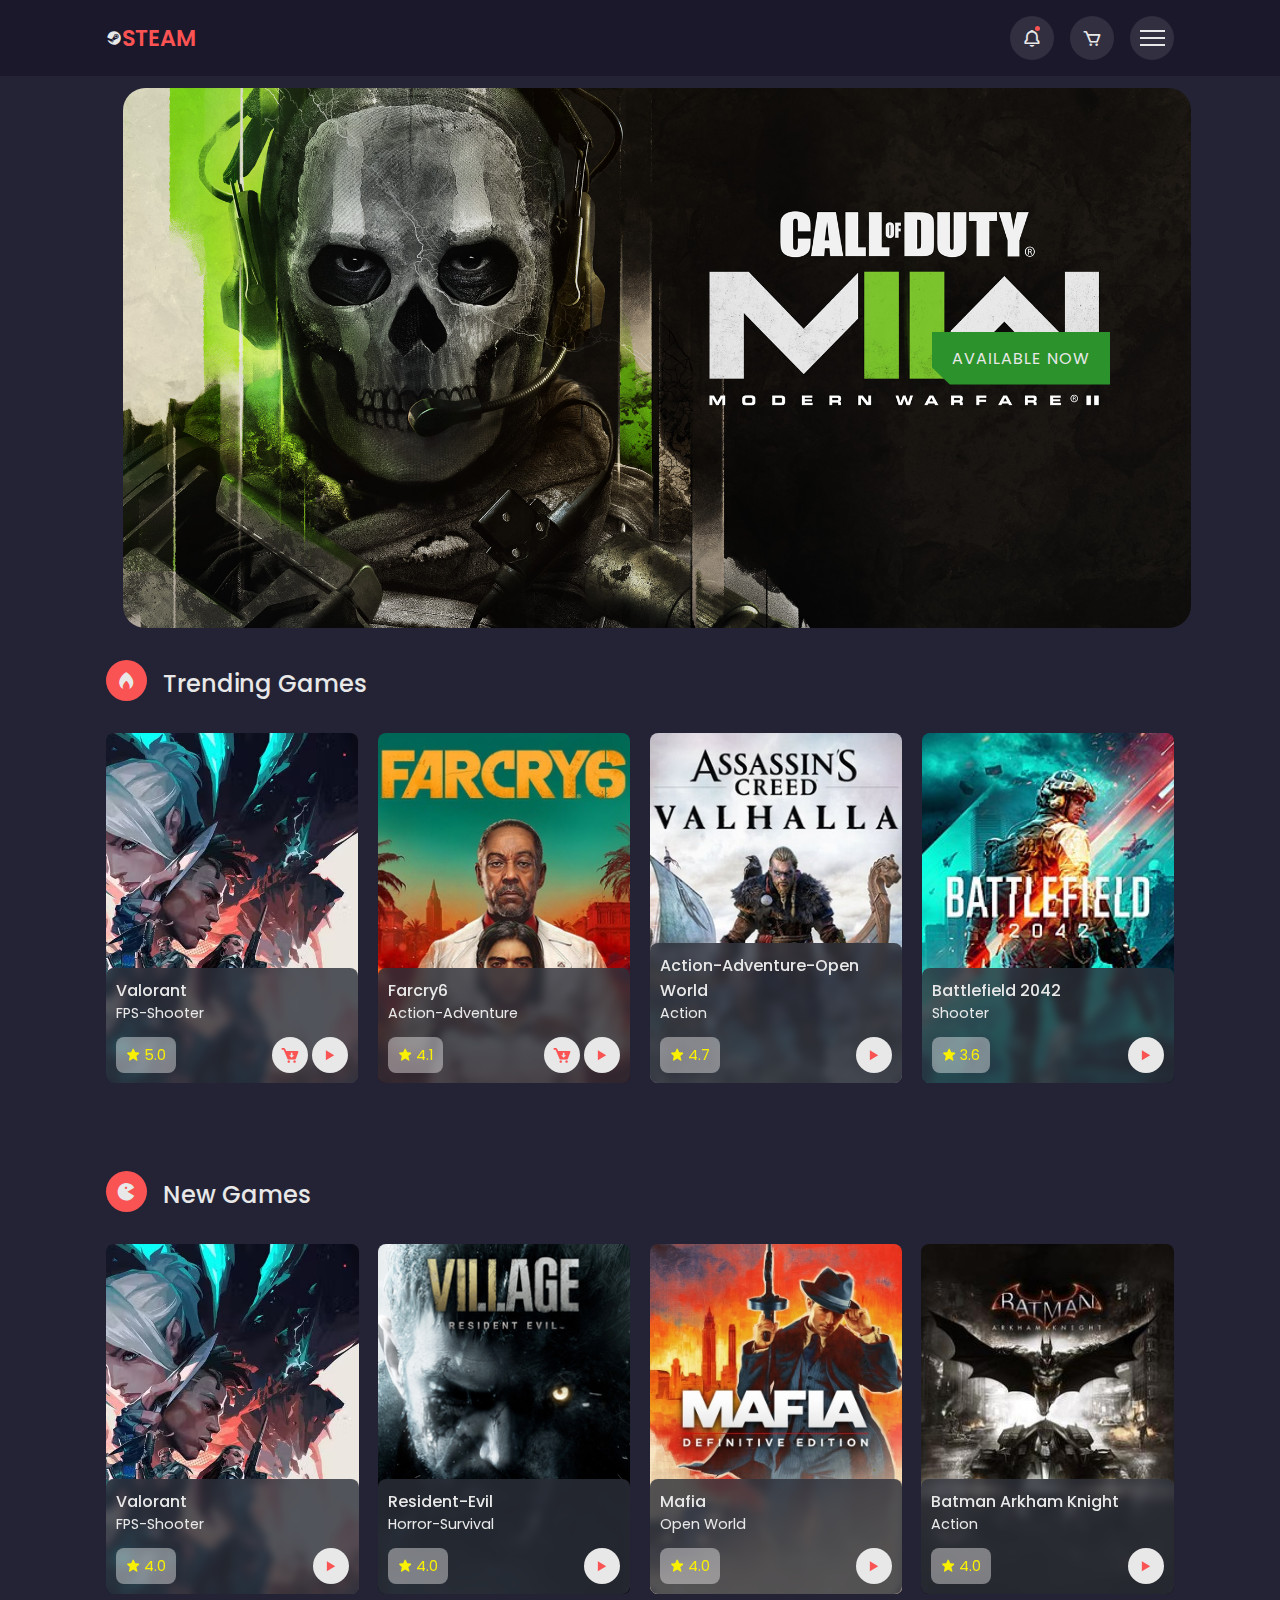
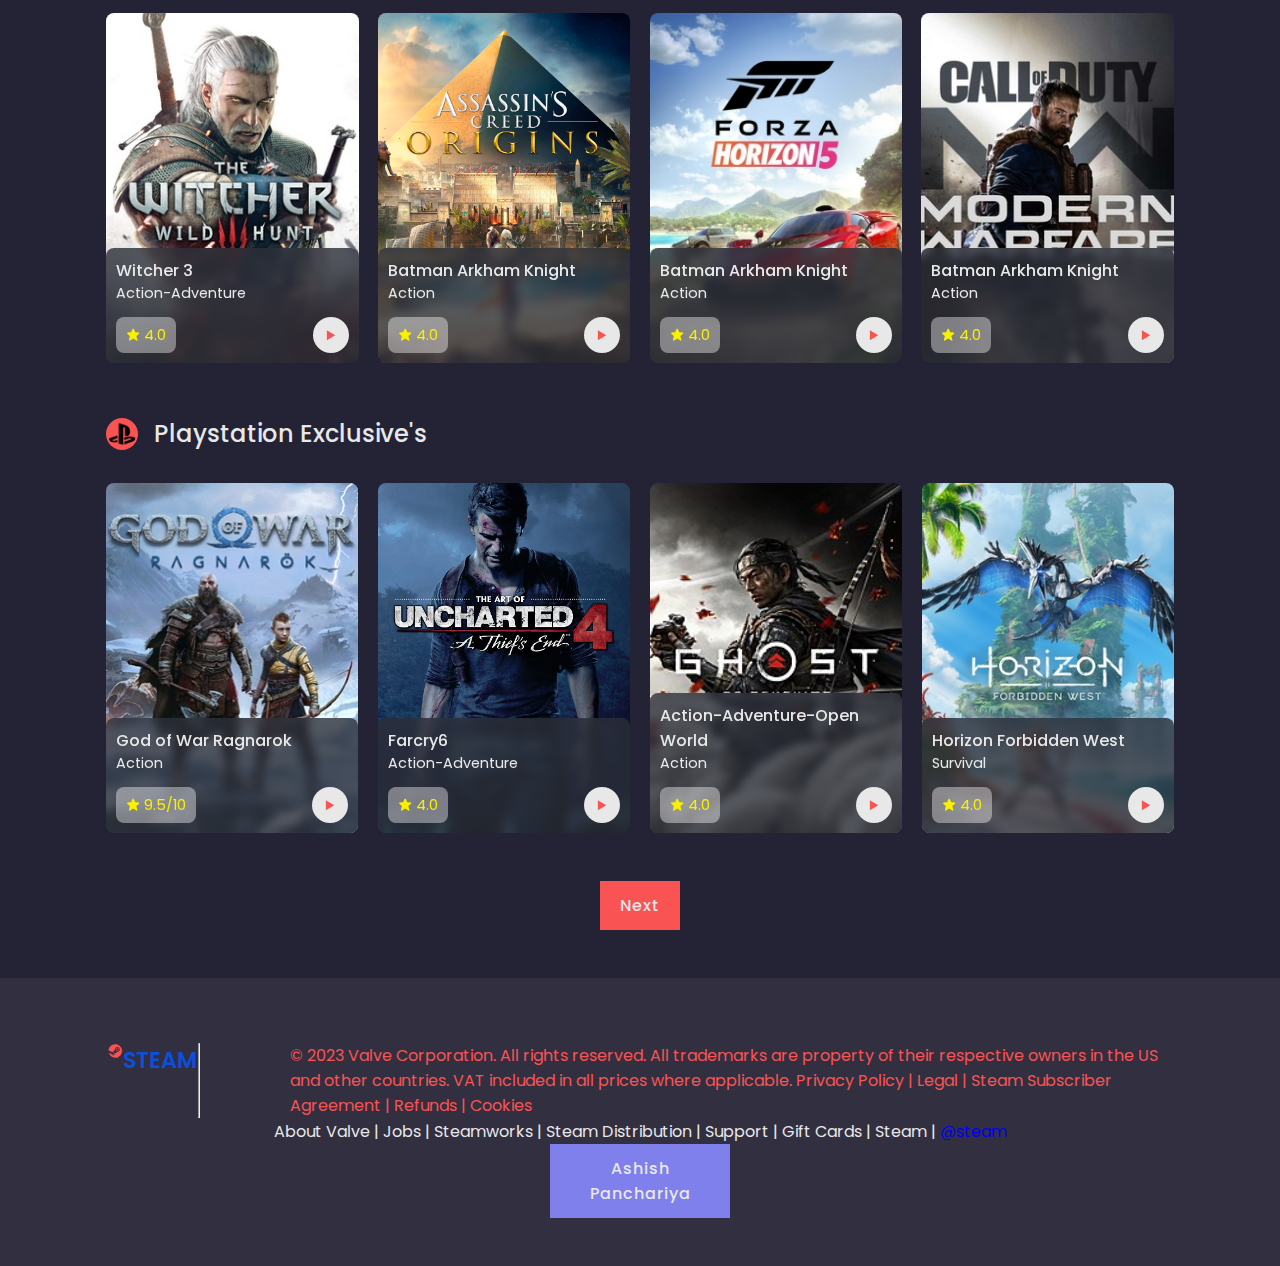
<file: index.html>
<!DOCTYPE html>
<html lang="en">

<head>
    <meta charset="UTF-8">
    <meta http-equiv="X-UA-Compatible" content="IE=edge">
    <meta name="viewport" content="width=device-width, initial-scale=1.0">
    <meta charset="utf-8">
    <meta name="viewport" content="width=device-width, initial-scale=1, shrink-to-fit=no">

    <!-- Bootstrap CSS -->
    <link rel="stylesheet" href="https://cdn.jsdelivr.net/npm/bootstrap@4.6.2/dist/css/bootstrap.min.css"
        integrity="sha384-xOolHFLEh07PJGoPkLv1IbcEPTNtaed2xpHsD9ESMhqIYd0nLMwNLD69Npy4HI+N" crossorigin="anonymous">
    <title>Responsive Gaming Website</title>
    <link rel="shortcut icon" href="img/fav.png" type="image/x-icon">
    <link rel="stylesheet" href="style.css">
    <link rel="stylesheet" href="swiper-bundle.min.css">
    <link href='https://unpkg.com/boxicons@2.1.4/css/boxicons.min.css' rel='stylesheet'>
</head>

<body>
    <header>

        <div class="nav container">
            <i class='bx bxl-steam' id="steam"></i>
            <a href="index.html" class="logo"><span>STEAM</span></a>

            <div class="nav-icons">

                <i class='bx bx-bell bx-tada' id="bell-icon"><span></span></i>
                <i class='bx bx-cart' ></i>
                <div class="menu-icon">
                    <div class="line1"></div>
                    <div class="line2"></div>
                    <div class="line3"></div>
                </div>


            </div>

            <div class="menu">

                <img src="img/MWII-LAUNCH-INTEL-TOUT.png" style>
                <h1 style="font-size: 7.0rem;">STA<span style="color: green;font-size: 7.5rem;">Y</span> <br>FROST<span
                        style="color: green;">Y</span></br></h1>

                <div class="navbar">
                    <li><a href="index.html">Home</a></li>
                    <li><a href="#trending">Trending</a></li>
                    <li><a href="#new">New Games</a></li>
                    <li><a href="#index.html">Playstation Exclusive's</a></li>
                    <li><a href="#contact">Contact</a></li>

                </div>
            </div>
            <div class="notification">

                <div class="notification-box">
                    <i class='bx bxs-check-circle bx-tada'></i>
                    <p>You have downloaded the game Succesfully.It is ready to play</p>
                </div>
                <div class="notification-box box-color">
                    <i class='bx bxs-x-circle bx-tada'></i>
                    <p>Could not apply changes</p>
                </div>
            </div>

        </div>

    </header>

    <section class="home container" id="home">
        <img src="img/home_cod_mw2.png" style="margin-right: -17px">
        <div class="home-text">

            <a href="#" class="btn">Available Now</a>
        </div>
    </section>


    <section class="trending container" id="trending">
        <div class="heading">
            <i class='bx bxs-flame' style="margin-top: 35px;"></i>
            <h2 style="margin-top: 40px">Trending Games</h2>
        </div>

        <div class="trending-content swiper">
            <div class="swiper-wrapper">

                <div class="swiper-slide">
                    <div class="box">
                        <img src="img/valo.webp" alt="" >
                        <div class="box-text">
                            <h2>Valorant</h2>
                            <h3>FPS-Shooter</h3>
                            <div class="rating-download">
                                <div class="rating">
                                    <i class='bx bxs-star'></i>
                                    <span>5.0</span>
                                </div>
                                <a href="download.html" class="box-btn"> <i class='bx bxs-cart-download'></i></i> <i
                                        class='bx bx-play' ></i></a>
                            </div>
                        </div>
                    </div>
                </div>

                <div class="swiper-slide">
                    <div class="box">
                        <img src="img/farcry.webp" alt="">
                        <div class="box-text">
                            <h2>Farcry6</h2>
                            <h3>Action-Adventure</h3>
                            <div class="rating-download">
                                <div class="rating">
                                    <i class='bx bxs-star'></i>
                                    <span>4.1</span>
                                </div>
                                <a href="Farcry6.html" class="box-btn">  <i class='bx bxs-cart-download'></i></i> <i
                                        class='bx bx-play'></i></a>
                            </div>
                        </div>
                    </div>
                </div>

                <div class="swiper-slide">
                    <div class="box">
                        <img src="img/Assassin's_Creed_Valhalla_cover.webp" alt="">
                        <div class="box-text">
                            <h2>Action-Adventure-Open World</h2>
                            <h3>Action</h3>
                            <div class="rating-download">
                                <div class="rating">
                                    <i class='bx bxs-star'></i>
                                    <span>4.7</span>
                                </div>
                                <a href="#" class="box-btn"><i</i> <i
                                        class='bx bx-play'></i></a>
                            </div>
                        </div>
                    </div>
                </div>


                <div class="swiper-slide">
                    <div class="box">
                        <img src="img/trending2.jpg" alt="">
                        <div class="box-text">
                            <h2>Battlefield 2042</h2>
                            <h3>Shooter</h3>
                            <div class="rating-download">
                                <div class="rating">
                                    <i class='bx bxs-star'></i>
                                    <span>3.6</span>
                                </div>
                                <a href="#" class="box-btn"></i> <i
                                        class='bx bx-play'></i></a>
                            </div>
                        </div>
                    </div>
                </div>

                <div class="swiper-slide">
                    <div class="box">
                        <img src="img/trending1.webp" alt="">
                        <div class="box-text">
                            <h2>Cyberpunk</h2>
                            <h3>Action</h3>
                            <div class="rating-download">
                                <div class="rating">
                                    <i class='bx bxs-star'></i>
                                    <span>3.9</span>
                                </div>
                                <a href="#" class="box-btn"></i> <i
                                        class='bx bx-play'></i></a>
                            </div>
                        </div>
                    </div>
                </div>



            </div>

        </div>
    </section>

    <!--New section -->


    <section class="new container" id="new">
        <div class="heading">
            <i class='bx bxs-game' style="margin-top: 35px;"></i>
            <h2 style="margin-top: 40px">New Games</h2>
        </div>

        <div class="new-content">

            <div class="box">
                <img src="img/valo.webp" alt="">
                <div class="box-text">
                    <h2>Valorant</h2>
                    <h3>FPS-Shooter</h3>
                    <div class="rating-download">
                        <div class="rating">
                            <i class='bx bxs-star'></i>
                            <span>4.0</span>
                        </div>
                        <a href="#" class="box-btn"> <i class='bx bx-play'></i></a>
                    </div>
                </div>
            </div>



            <div class="box">
                <img src="img/trending8.png" alt="">
                <div class="box-text">
                    <h2>Resident-Evil </h2>
                    <h3>Horror-Survival</h3>
                    <div class="rating-download">
                        <div class="rating">
                            <i class='bx bxs-star'></i>
                            <span>4.0</span>
                        </div>
                        <a href="#" class="box-btn"> <i class='bx bx-play'></i></a>
                    </div>
                </div>
            </div>



            <div class="box">
                <img src="img/mafia.webp" alt="">
                <div class="box-text">
                    <h2>Mafia </h2>
                    <h3>Open World</h3>
                    <div class="rating-download">
                        <div class="rating">
                            <i class='bx bxs-star'></i>
                            <span>4.0</span>
                        </div>
                        <a href="#" class="box-btn"> <i class='bx bx-play'></i></a>
                    </div>
                </div>
            </div>





            <div class="box">
                <img src="img/Batman_Arkham_Knight_Cover_Art.png" alt="">
                <div class="box-text">
                    <h2>Batman Arkham Knight</h2>
                    <h3>Action</h3>
                    <div class="rating-download">
                        <div class="rating">
                            <i class='bx bxs-star'></i>
                            <span>4.0</span>
                        </div>
                        <a href="#" class="box-btn"> <i class='bx bx-play'></i></a>
                    </div>
                </div>
            </div>


            <div class="box">
                <img src="img/Witcher_3_cover_art.png" alt="">
                <div class="box-text">
                    <h2>Witcher 3</h2>
                    <h3>Action-Adventure</h3>
                    <div class="rating-download">
                        <div class="rating">
                            <i class='bx bxs-star'></i>
                            <span>4.0</span>
                        </div>
                        <a href="#" class="box-btn"> <i class='bx bx-play'></i></a>
                    </div>
                </div>
            </div>

            <div class="box">
                <img src="img/ACOrigins_cover.webp" alt="">
                <div class="box-text">
                    <h2>Batman Arkham Knight</h2>
                    <h3>Action</h3>
                    <div class="rating-download">
                        <div class="rating">
                            <i class='bx bxs-star'></i>
                            <span>4.0</span>
                        </div>
                        <a href="#" class="box-btn"> <i class='bx bx-play'></i></a>
                    </div>
                </div>
            </div>

            <div class="box">
                <img src="img/Forza_Horizon_5_cover_art.png" alt="">
                <div class="box-text">
                    <h2>Batman Arkham Knight</h2>
                    <h3>Action</h3>
                    <div class="rating-download">
                        <div class="rating">
                            <i class='bx bxs-star'></i>
                            <span>4.0</span>
                        </div>
                        <a href="#" class="box-btn"> <i class='bx bx-play'></i></a>
                    </div>
                </div>
            </div>

            <div class="box">
                <img src="img/Call_of_Duty_Modern_Warfare_(2019)_cover.png" alt="">
                <div class="box-text">
                    <h2>Batman Arkham Knight</h2>
                    <h3>Action</h3>
                    <div class="rating-download">
                        <div class="rating">
                            <i class='bx bxs-star'></i>
                            <span>4.0</span>
                        </div>
                        <a href="#" class="box-btn"> <i class='bx bx-play'></i></a>
                    </div>
                </div>
            </div>


        </div>

        </div>


    </section>



    <!--new section-- sony exclusive-->


    <section class="trending container" id="trending">
        <div class="heading">
            <img src="img/playstation-logotype.png" style="width: 3%;     font-size: 21px;
                color: var(--text-color);
                background: var(--main-color);
                padding: 2px;
                border-radius: 5rem;
            ">
            <h2>Playstation Exclusive's</h2>
        </div>

        <div class="trending-content swiper">
            <div class="swiper-wrapper">

                <div class="swiper-slide">
                    <div class="box">
                        <img src="img/God_of_War_Ragnarök_cover.webp" alt="">
                        <div class="box-text">
                            <h2>God of War Ragnarok</h2>
                            <h3>Action</h3>
                            <div class="rating-download">
                                <div class="rating">
                                    <i class='bx bxs-star'></i>
                                    <span>9.5/10</span>
                                </div>
                                <a href="#" class="box-btn"> <i
                                        class='bx bx-play'></i></a>
                            </div>
                        </div>
                    </div>
                </div>

                <div class="swiper-slide">
                    <div class="box">
                        <img src="img/uncharted.webp" alt="">
                        <div class="box-text">
                            <h2>Farcry6</h2>
                            <h3>Action-Adventure</h3>
                            <div class="rating-download">
                                <div class="rating">
                                    <i class='bx bxs-star'></i>
                                    <span>4.0</span>
                                </div>
                                <a href="#" class="box-btn"> <i
                                        class='bx bx-play'></i></a>
                            </div>
                        </div>
                    </div>
                </div>

                <div class="swiper-slide">
                    <div class="box">
                        <img src="img/Ghost_of_Tsushima.webp" alt="">
                        <div class="box-text">
                            <h2>Action-Adventure-Open World</h2>
                            <h3>Action</h3>
                            <div class="rating-download">
                                <div class="rating">
                                    <i class='bx bxs-star'></i>
                                    <span>4.0</span>
                                </div>
                                <a href="#" class="box-btn"> <i
                                        class='bx bx-play'></i></a>
                            </div>
                        </div>
                    </div>
                </div>


                <div class="swiper-slide">
                    <div class="box">
                        <img src="img/Horizon_Forbidden_West_cover_art.png" alt="">
                        <div class="box-text">
                            <h2>Horizon Forbidden West</h2>
                            <h3>Survival</h3>
                            <div class="rating-download">
                                <div class="rating">
                                    <i class='bx bxs-star'></i>
                                    <span>4.0</span>
                                </div>
                                <a href="https://www.youtube.com/watch?v=ASzOzrB-a9E&ab_channel=Battlefield"
                                    class="box-btn">  <i class='bx bx-play'></i></a>
                            </div>
                        </div>
                    </div>
                </div>

                <div class="swiper-slide">
                    <div class="box">
                        <img src="img/Video_Game_Cover_-_The_Last_of_Us.png" alt="">
                        <div class="box-text">
                            <h2>Last of Us</h2>
                            <h3>Action</h3>
                            <div class="rating-download">
                                <div class="rating">
                                    <i class='bx bxs-star'></i>
                                    <span>4.0</span>
                                </div>
                                <a href="#" class="box-btn"> <i
                                        class='bx bx-play'></i></a>
                            </div>
                        </div>
                    </div>
                </div>


            </div>

        </div>

        <div class="next-page">
            <a href="#">Next</a>
        </div>

    </section>

    <section style="background:#322f40">
        <div class="copyright container">
            <i class='bx bxl-steam' id="steam"></i>
            <a href="#" class="logo" style="color: rgb(12, 80, 218);">Steam</a>

            <hr>
            <p style="padding-left: 90px;">© 2023 Valve Corporation. All rights reserved. All trademarks are property of
                their respective owners in the US and other countries.
                VAT included in all prices where applicable. Privacy Policy | Legal | Steam Subscriber Agreement |
                Refunds | Cookies</p>


        </div>
        <p style="text-align: center;">About Valve | Jobs | Steamworks | Steam Distribution | Support | Gift Cards |
            Steam | <a href="https://store.steampowered.com/">@steam</p></a>
        <p style="text-align: center;margin-top: 50px;  background: rgb(128, 128, 236);
            padding: 12px 20px;
            color:var(--text-color);
            letter-spacing: 1px;
            font-weight: 500;display: flex;
        justify-content: center;margin: 0 550px ;">Ashish Panchariya</p>
    </section>


    <script src="https://cdn.jsdelivr.net/npm/jquery@3.5.1/dist/jquery.slim.min.js"
        integrity="sha384-DfXdz2htPH0lsSSs5nCTpuj/zy4C+OGpamoFVy38MVBnE+IbbVYUew+OrCXaRkfj" crossorigin="anonymous">
    </script>
    <script src="https://cdn.jsdelivr.net/npm/bootstrap@4.6.2/dist/js/bootstrap.bundle.min.js"
        integrity="sha384-Fy6S3B9q64WdZWQUiU+q4/2Lc9npb8tCaSX9FK7E8HnRr0Jz8D6OP9dO5Vg3Q9ct" crossorigin="anonymous">
    </script>
    <script src="swiper-bundle.min.js"></script>
    <script src="main.js"></script>

</body>

</html>
</file>
<file: style.css>
@import url('https://fonts.googleapis.com/css2?family=Merriweather&family=Montserrat&family=Poppins:ital,wght@0,300;0,400;0,500;1,600;1,700;1,900&family=Sacramento&family=Sniglet&display=swap');

*{
    font-family: 'Poppins', sans-serif;
    margin: 0;
    padding: 0;
    scroll-behavior: smooth;
    box-sizing: border-box;
    list-style: none;
    text-decoration: none;
    scroll-padding-top: 2rem;
}

:root{
    --main-color:#fa5353;
    --dark-color:#1b182b;
    --light-color:#322f40;
    --text-color:hsl(0,0%,91%);
}

    ::selection{
        color: var(--text-color);
        background: var(--dark-color);
     }

     section{
        padding: 4rem 0 3rem;
     }

img{
    width: 100%;
}


body{
    color:var(--text-color);
    background: #232335;
}

.container{
    max-width: 1068px;
    margin: auto;
    width: 100%;

}

header{
    position: fixed;
    top: 0;
    left: 0;
    width: 100%;
    background: var(--dark-color);
    z-index:  100;
}

.nav{
    display: flex;
    align-items: center;
    justify-content: center;
    padding: 16px 0;
}

.logo{
    font-size: 1.4rem;
    font-weight: 600;
    color:var(--text-color);
    text-transform: uppercase;
    margin: 0  auto 0 0;
}

.logo span{
        color:var(--main-color);


}

.nav-icons{
    display: flex;
    align-items: center;
     column-gap: 1rem;
}

.nav-icons .bx{
    font-size: 20px;
    height: 44px;
    width: 44px;
    display: grid;
    place-items:center ;
    color:var(--text-color);
    background: var(--light-color);
    border-radius: 50%;
    cursor: pointer;
        

}

#bell-icon{
    position: relative;
}

#bell-icon span{
    content: "";
    width:5px;
    height: 5px;
    border-radius: 50%;
    background: var(--main-color);
    position: absolute;
    top: 10px;
    right: 14px;
}


.menu-icon{
    display: flex;
    flex-direction: column;
    align-items: center;
    justify-content: center;   
    row-gap: 5px;
    height: 44px;
    width: 44px;
    border-radius: 50%;
    background: var(--light-color);
    cursor:pointer;
    z-index: 200;
    transition: 0.3s;

}



.menu-icon div{
    display: inline;
    background: var(--text-color);
    height: 2px;
    width: 25px;
    transition: 0.3s;

}

.move .line1{
    transform: rotate(-45deg) translate(-5px,5px);

}


.move .line2{
    opacity: 0;
    
}



.move .line3{
    transform: rotate(45deg) translate(-5px, -5px);
    
}

.menu{
    position: fixed;
    left:0;
    top:0;
    width:100%;
    height: 100vh;
    background: rgba(0,0,14,0.9);
    z-index:106;
    display: flex;
    align-items: center;
    justify-content: space-between;
    transition: 0.5s;
    clip-path: circle(0% at 100% 0%);
}

    .menu.active{
        clip-path: circle(144% at 100% 0%);

    }
.menu img{
    width: 700px;
}

.navbar{
    display: grid;
    row-gap: 1rem;
    text-align: right;
    padding-right: 2rem;
}

.navbar a{
    font-size: 1.6rem;
    color:var(--text-color);
    font-weight: 500;
    transition: 0.2s;
}

.navbar a:hover{
    border-bottom: 4px solid var(--main-color);
    font-size: 1.8rem;
}



.notification{
    position: absolute;
    top:110%;
    right: 5rem;
    background: var(--light-color);
    width: 300px;
    height: 350px;
    border-radius: 0.5rem;
    padding: 10px;
    display: flex;
    flex-direction: column;
    row-gap:1rem;
    clip-path: circle(0% at 100% 0%);

}

.notification.active{
    clip-path: circle(144% at 100% 0%);
    transition: 0.4s;
}

.notification-box{
    display: flex;
    align-items: baseline;
    column-gap: 1rem;
    border-radius: 0.5rem;
    background: var(--dark-color);
    padding: 10px;
}

.notification-box .bx{

    color: #faf102;
}
.box-color{
    background: hsl(0,0%,100%,0.4);
}

.box-color .bx{
    color: var(--main-color);
}

.home{
    position: relative;
    min-height: 540px;
    display: flex;
    align-items: center;
    justify-content: flex-end;
    margin-top: 5rem;

}

.home img{
    position: absolute;
    width: 100%;
    height: 100%;
    object-fit: cover;
    border-radius: 1.4rem;
    z-index: -1;
}

.home-text{
    padding-right: 4rem;
    text-align: right;
}

.home-text h1{
    font-size: 5rem;
    text-transform: uppercase;
    color:white;
    margin-bottom: 0.5rem;
    
}


.btn{
    background:rgb(44, 147, 44);
    padding: 15px 20px;
    color:var(--text-color);
    text-transform: uppercase;
    margin-top: 250px;
    font-size: 1rem;
    letter-spacing: 1px;
    font-weight: 500px;
    clip-path: polygon(0 0, 100% 0%, 100% 100%, 10% 100%, 0% 68%);
}

.btn:hover{
    border-bottom: 4px solid var(--main-color);
    font-size: 1.8rem ;

}

.heading{
    display: flex;
    align-items: center;
    column-gap: 1rem;
    margin-bottom: 2rem;
    margin-top: -59px

}

.heading .bx{
    font-size: 21px;
    color: var(--text-color);
    background: var(--main-color);
    padding: 10px;
    border-radius: 5rem;


}



.heading h2{
    font-size: -1.5rem;
    font-weight: 500;

}

.box{
    position:relative;
    width: 100%;
    height: 350px;
    border-radius: 0.5rem;
}

.box img{
    width: 100%;
    height: 100%;
    object-fit: cover;
    border-radius: 0.5rem;

}

.box .box-text {
    position: absolute;
    right: 0;
    left: 0;
    bottom: 0;
    padding: 10px;
    background: hsl(227,14%,20%,0.8);
    backdrop-filter: blur(4px);
    border-radius: 0.5rem;
}

.box .box-text h2{
    font-size: 1rem;
    font-weight: 500;

}

.box .box-text h3{
    font-size: 0.9rem;
    font-weight: 400;
    margin-bottom: 0.8rem;
    
}

.rating-download{
    display: flex;
    justify-content: space-between;

}


.rating{
    display: flex;
    align-items: center;
    column-gap: 4px;
    background: hsl(0,0%,100%,0.4);
    padding: 4px 10px;
    border-radius: 0.5rem;
}


.rating .bx{
    color: #faf102;
    font-size: 0.9rem;

}


.rating span{
    color: #faf102;
    font-size: 0.9rem;
    
}

.box-btn .bx{
        padding: 8px;
        background: var(--text-color);
        border-radius: 5rem;
        color:var(--main-color);
        font-weight: 400;
        font-size: 20px;
        
        

}

.box-btn .bx:hover{
    background: var(--dark-color);
}


.copyright{
    display: flex;
    justify-content: space-between;
    padding: 1px;
    color:var(--main-color);
    
}

.new-content{
    display: grid;
    grid-template-columns: repeat(auto-fit,minmax(240px,auto));
    gap:1.2rem;
}

.next-page{
    display: flex;
    justify-content: center;
    align-items: center;
    margin-top: 3rem;
    
}

.next-page a{
    background: var(--main-color);
    padding: 12px 20px;
    color:var(--text-color);
    letter-spacing: 1px;
    font-weight: 500;
}

.next-page a:hover{
    background: var(--light-color);
    transition: 0.3s all linear;
}



.video-container video{

    width: 100%;
    aspect-ratio: 16/9;
    
}

.video-container{
    margin-top: 5rem;
}

.about h2{
    display: inline-flex;
    font-size: 1.4rem;
    font-weight: 500;
    border-bottom: 4px solid var(--main-color);
}

.about p{
    font-size: 0.938rem;
    margin-top:1rem;
    text-align: justify;

}

.screenshots h2{

    display: inline-flex;
    font-size: 1.4rem;
    font-weight: 500;
    border-bottom: 4px solid var(--main-color);
    margin: 1.6rem 0;
}

.screenshots-content{
    display: grid;
    grid-template-columns: repeat(auto-fit,minmax(250px,auto));
    gap: 10px;
    justify-content: center;
    max-width: 800px;
    margin:auto ;
    width: 100%;    
}

.screenshots-content img{
    width: 100%;
    height: 440px;
    object-fit: cover;

}

.background_valo{
    width: 100%;
}

.iframes h2{
    display: inline-flex;
    font-size: 1.4rem;
    font-weight: 500;
    border-bottom: 4px solid var(--main-color);
    padding-top: 20px;
    background-color: transparent;
}

.iframes-content{
    display: grid;
    grid-template-columns: repeat(auto-fit,minmax(250px,auto));   
    gap: 10px;
    justify-content: center;
    border-radius: 50%;
   
}
</file>
